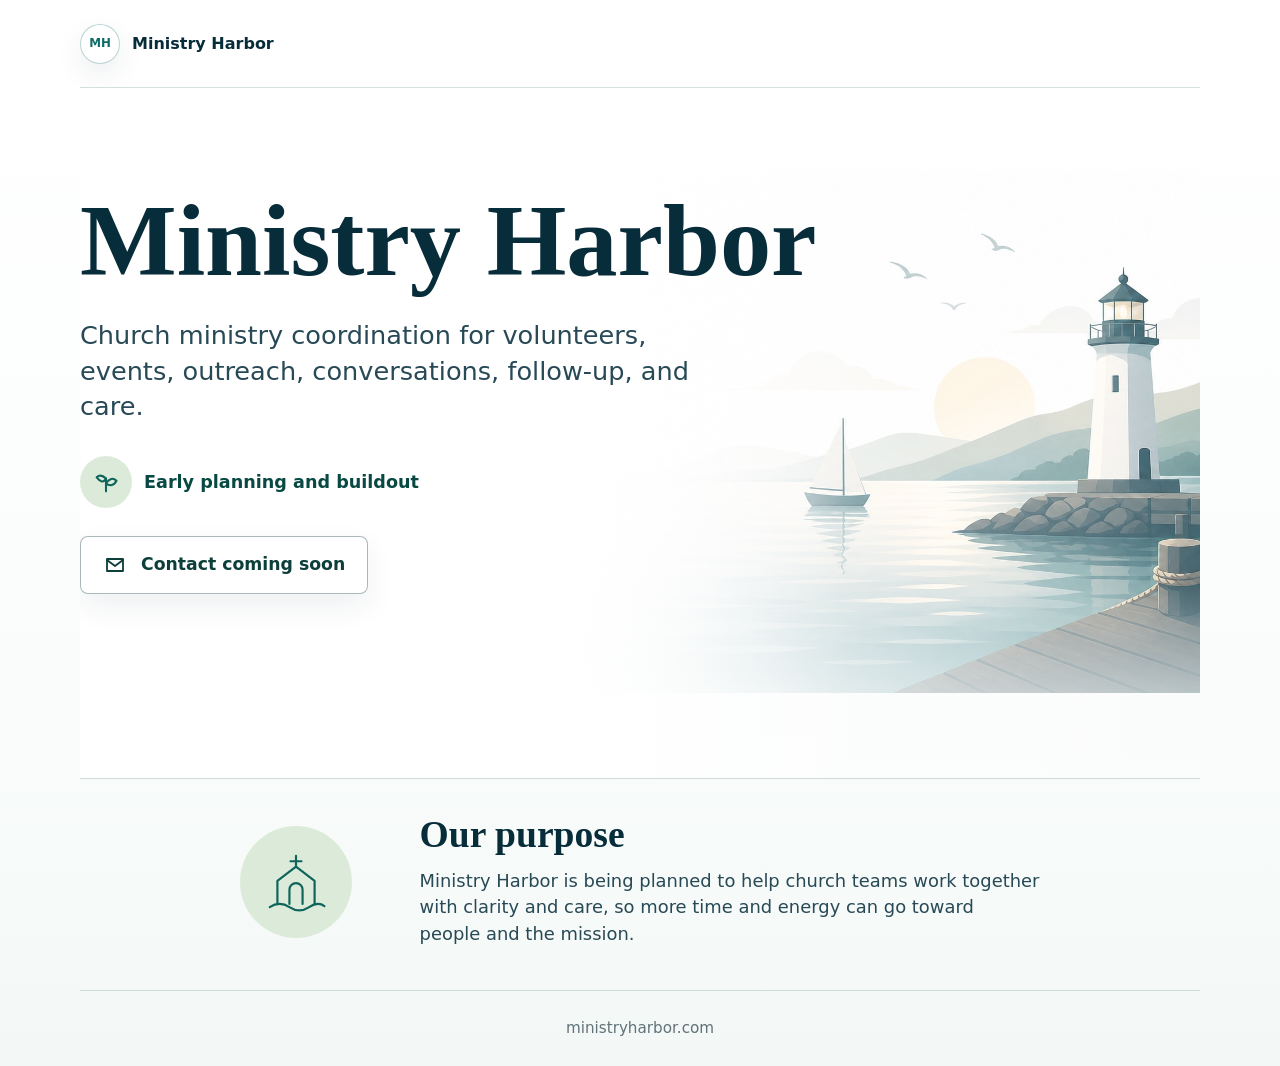
<file: index.html>
<!doctype html>
<html lang="en">
  <head>
    <meta charset="utf-8">
    <meta name="viewport" content="width=device-width, initial-scale=1">
    <title>Ministry Harbor</title>
    <meta
      name="description"
      content="Ministry Harbor is an early-stage church ministry coordination product for volunteers, events, outreach, conversations, follow-up, and care."
    >
    <link rel="canonical" href="https://ministryharbor.com/">
    <link rel="stylesheet" href="styles.css?v=bg-stability-2">
  </head>
  <body>
    <header class="site-header" aria-label="Site header">
      <a class="brand" href="/" aria-label="Ministry Harbor home">
        <span class="brand-mark" aria-hidden="true">MH</span>
        <span>Ministry Harbor</span>
      </a>
    </header>

    <main>
      <section class="hero" aria-labelledby="page-title">
        <div class="hero-copy">
          <h1 id="page-title">Ministry Harbor</h1>
          <p class="lead">
            Church ministry coordination for volunteers, events, outreach,
            conversations, follow-up, and care.
          </p>
          <p class="planning-note">
            <svg aria-hidden="true" viewBox="0 0 24 24">
              <path d="M12 20V9"></path>
              <path d="M12 9C9 6 6 6 4 8c3 4 6 5 8 1Z"></path>
              <path d="M12 13c3-4 6-5 9-2-2 4-6 5-9 2Z"></path>
            </svg>
            <span>Early planning and buildout</span>
          </p>
          <div class="contact-placeholder" aria-label="Contact status">
            <svg aria-hidden="true" viewBox="0 0 24 24">
              <path d="M4 6h16v12H4Z"></path>
              <path d="m4 7 8 6 8-6"></path>
            </svg>
            <span>Contact coming soon</span>
          </div>
        </div>
      </section>

      <section class="purpose" aria-labelledby="purpose-title">
        <div class="purpose-icon" aria-hidden="true">
          <svg viewBox="0 0 64 64">
            <path d="M15 52V31l17-13 17 13v21"></path>
            <path d="M26 52V39a6 6 0 0 1 12 0v13"></path>
            <path d="M32 18V8"></path>
            <path d="M27 13h10"></path>
            <path d="M8 55c6-4 12-4 18 0s12 4 18 0 10-4 14-1"></path>
          </svg>
        </div>
        <div class="purpose-copy">
          <h2 id="purpose-title">Our purpose</h2>
          <p>
            Ministry Harbor is being planned to help church teams work together
            with clarity and care, so more time and energy can go toward people
            and the mission.
          </p>
        </div>
      </section>
    </main>

    <footer class="site-footer">
      <span>ministryharbor.com</span>
    </footer>
  </body>
</html>
</file>
<file: styles.css>
:root {
  color-scheme: light;
  --bg: #f8fbfa;
  --surface: #ffffff;
  --ink: #082d3a;
  --ink-soft: #284956;
  --muted: #60727a;
  --line: #cfdbd8;
  --accent: #0f6b68;
  --accent-soft: #dbeee7;
  --warm: #f5c972;
  --shadow: 0 20px 50px rgba(8, 45, 58, 0.12);
}

* {
  box-sizing: border-box;
}

html {
  min-width: 320px;
  background: #ffffff;
}

body {
  margin: 0;
  color: var(--ink);
  background: linear-gradient(180deg, #ffffff 0%, #fbfdfc 58%, #f3f8f6 100%);
  font-family: Inter, ui-sans-serif, system-ui, -apple-system, BlinkMacSystemFont, "Segoe UI", sans-serif;
  line-height: 1.5;
}

a {
  color: inherit;
}

.site-header,
.hero,
.purpose,
.site-footer {
  width: min(1120px, calc(100% - 40px));
  margin-inline: auto;
}

.site-header {
  display: flex;
  align-items: center;
  min-height: 88px;
  border-bottom: 1px solid rgba(207, 219, 216, 0.85);
}

.brand {
  display: inline-flex;
  align-items: center;
  gap: 12px;
  color: var(--ink);
  font-size: 1rem;
  font-weight: 750;
  text-decoration: none;
}

.brand-mark {
  display: inline-grid;
  width: 40px;
  height: 40px;
  place-items: center;
  border: 1px solid rgba(15, 107, 104, 0.28);
  border-radius: 50%;
  background: var(--surface);
  color: var(--accent);
  font-size: 0.74rem;
  font-weight: 850;
  letter-spacing: 0;
  box-shadow: 0 10px 28px rgba(8, 45, 58, 0.08);
}

.hero {
  position: relative;
  min-height: clamp(570px, calc(100vh - 150px), 690px);
  overflow: hidden;
  padding: clamp(66px, 9vw, 104px) 0 68px;
}

.hero::before {
  content: "";
  position: absolute;
  inset: 0 calc(50% - 50vw) 0 auto;
  width: min(960px, 72vw);
  background: url("assets/ministry-harbor-background.jpg") right center / contain no-repeat;
  opacity: 0.88;
  pointer-events: none;
}

.hero::after {
  content: "";
  position: absolute;
  inset: 0 calc(50% - 50vw);
  background:
    linear-gradient(90deg, #ffffff 0%, #ffffff 34%, rgba(255, 255, 255, 0.92) 45%, rgba(255, 255, 255, 0.34) 66%, rgba(255, 255, 255, 0) 100%),
    linear-gradient(180deg, rgba(255, 255, 255, 0) 72%, #fbfdfc 100%);
  pointer-events: none;
}

.hero-copy {
  position: relative;
  z-index: 1;
  max-width: 1000px;
}

h1,
h2,
p,
figure {
  margin: 0;
}

h1,
h2 {
  font-family: Georgia, "Times New Roman", serif;
  font-weight: 700;
  letter-spacing: 0;
}

h1 {
  max-width: 1000px;
  font-size: clamp(4.4rem, 8vw, 6.9rem);
  line-height: 0.96;
}

.lead {
  max-width: 620px;
  margin-top: 28px;
  color: var(--ink-soft);
  font-size: clamp(1.22rem, 2vw, 1.65rem);
  line-height: 1.38;
}

.planning-note {
  display: flex;
  align-items: center;
  gap: 12px;
  width: fit-content;
  margin-top: 32px;
  color: #084943;
  font-size: 1.1rem;
  font-weight: 750;
}

.planning-note svg {
  width: 52px;
  height: 52px;
  flex: 0 0 52px;
  padding: 12px;
  border-radius: 50%;
  background: #dcebd9;
  color: #0f655c;
  stroke: currentColor;
  stroke-width: 1.8;
  stroke-linecap: round;
  stroke-linejoin: round;
  fill: none;
}

.contact-placeholder {
  display: flex;
  align-items: center;
  gap: 14px;
  width: fit-content;
  margin-top: 28px;
  padding: 15px 22px;
  border: 1px solid rgba(8, 45, 58, 0.34);
  border-radius: 8px;
  background: rgba(255, 255, 255, 0.84);
  color: #0c3e3a;
  font-size: 1.08rem;
  font-weight: 700;
  box-shadow: 0 12px 30px rgba(8, 45, 58, 0.07);
}

.contact-placeholder svg {
  width: 24px;
  height: 24px;
  flex: 0 0 24px;
  stroke: currentColor;
  stroke-width: 1.8;
  stroke-linecap: round;
  stroke-linejoin: round;
  fill: none;
}

.home-link {
  display: inline-flex;
  width: fit-content;
  margin-top: 28px;
  padding: 14px 18px;
  border: 1px solid rgba(15, 107, 104, 0.3);
  border-radius: 8px;
  background: var(--accent);
  color: #ffffff;
  font-size: 1rem;
  font-weight: 750;
  text-decoration: none;
  box-shadow: 0 12px 30px rgba(8, 45, 58, 0.12);
}

.home-link:focus-visible {
  outline: 3px solid rgba(245, 201, 114, 0.75);
  outline-offset: 3px;
}

.not-found {
  min-height: 520px;
}

.purpose {
  display: grid;
  grid-template-columns: 128px minmax(0, 620px);
  align-items: center;
  justify-content: center;
  gap: clamp(28px, 4vw, 56px);
  padding: 36px 0 42px;
  border-top: 1px solid var(--line);
}

.purpose-icon {
  display: grid;
  width: 112px;
  height: 112px;
  place-items: center;
  border-radius: 50%;
  background: #dcebd9;
  color: #0f655c;
}

.purpose-icon svg {
  width: 70px;
  height: 70px;
  stroke: currentColor;
  stroke-width: 2;
  stroke-linecap: round;
  stroke-linejoin: round;
  fill: none;
}

h2 {
  color: var(--ink);
  font-size: clamp(1.85rem, 3vw, 2.35rem);
  line-height: 1.08;
}

.purpose-copy p {
  max-width: 620px;
  margin-top: 12px;
  color: var(--ink-soft);
  font-size: clamp(1.03rem, 1.4vw, 1.18rem);
}

.site-footer {
  display: flex;
  min-height: 76px;
  align-items: center;
  justify-content: center;
  border-top: 1px solid var(--line);
  color: var(--muted);
  font-size: 0.95rem;
}

@media (max-width: 860px) {
  .site-header,
  .hero,
  .purpose,
  .site-footer {
    width: min(100% - 32px, 680px);
  }

  .site-header {
    min-height: 72px;
  }

  h1 {
    max-width: 11ch;
  }

  .lead {
    max-width: 24rem;
  }

  .purpose {
    grid-template-columns: 1fr;
    justify-items: start;
    padding: 42px 0 52px;
  }

  .purpose-icon {
    width: 88px;
    height: 88px;
  }
}

@media (max-width: 640px) {
  .hero {
    min-height: auto;
    padding: clamp(270px, 48vw, 330px) 0 54px;
  }

  .hero::before {
    inset: 0 calc(50% - 50vw) auto;
    width: 100vw;
    height: clamp(230px, 58vw, 320px);
    background-size: contain;
    background-position: right top;
    opacity: 0.86;
  }

  .hero::after {
    background:
      linear-gradient(180deg, rgba(255, 255, 255, 0) 0%, #ffffff clamp(245px, 50vw, 320px), #ffffff 100%),
      linear-gradient(90deg, rgba(255, 255, 255, 0.18), rgba(255, 255, 255, 0.18));
  }
}

@media (max-width: 520px) {
  .site-header,
  .hero,
  .purpose,
  .site-footer {
    width: min(100% - 28px, 680px);
  }

  .brand {
    font-size: 0.95rem;
  }

  .brand-mark {
    width: 36px;
    height: 36px;
  }

  h1 {
    font-size: clamp(3.1rem, 18vw, 4.5rem);
  }

  .lead {
    font-size: 1.16rem;
  }

  .contact-placeholder {
    width: 100%;
    justify-content: center;
    text-align: center;
  }
}
</file>
